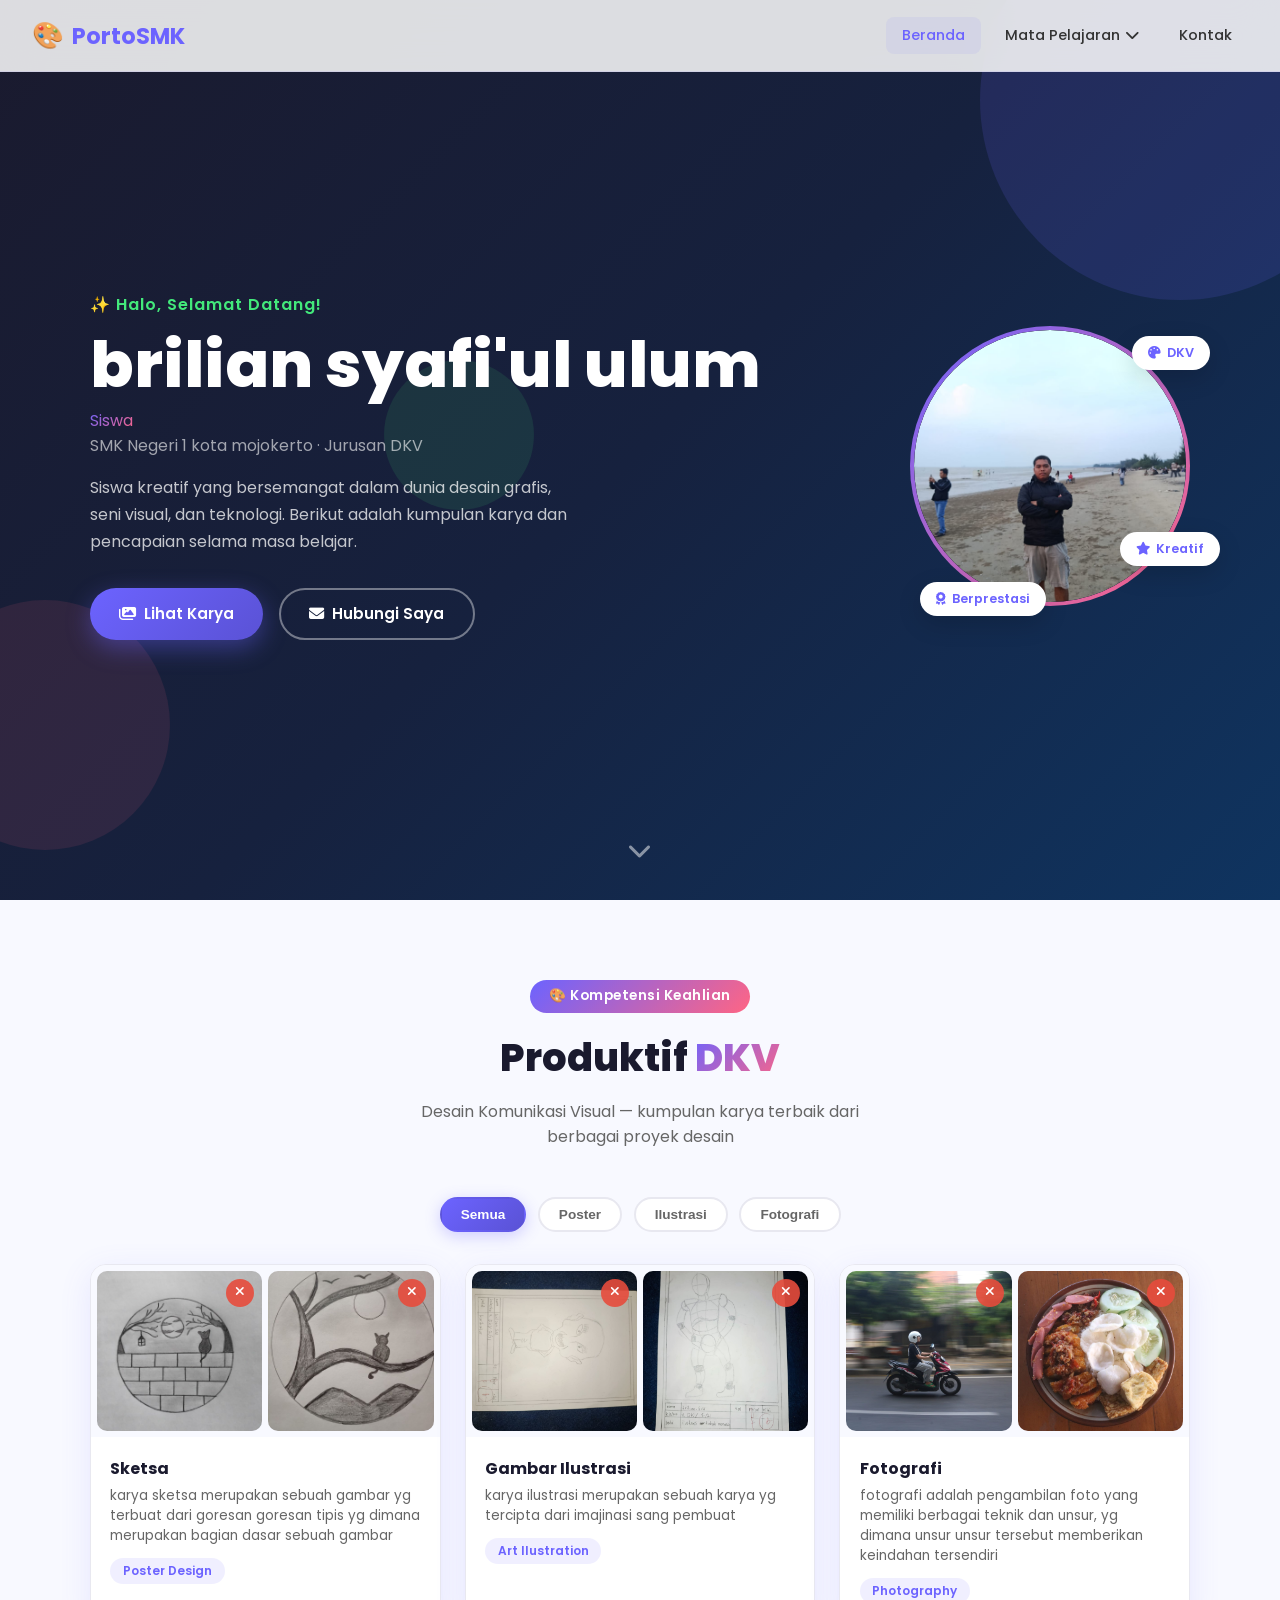
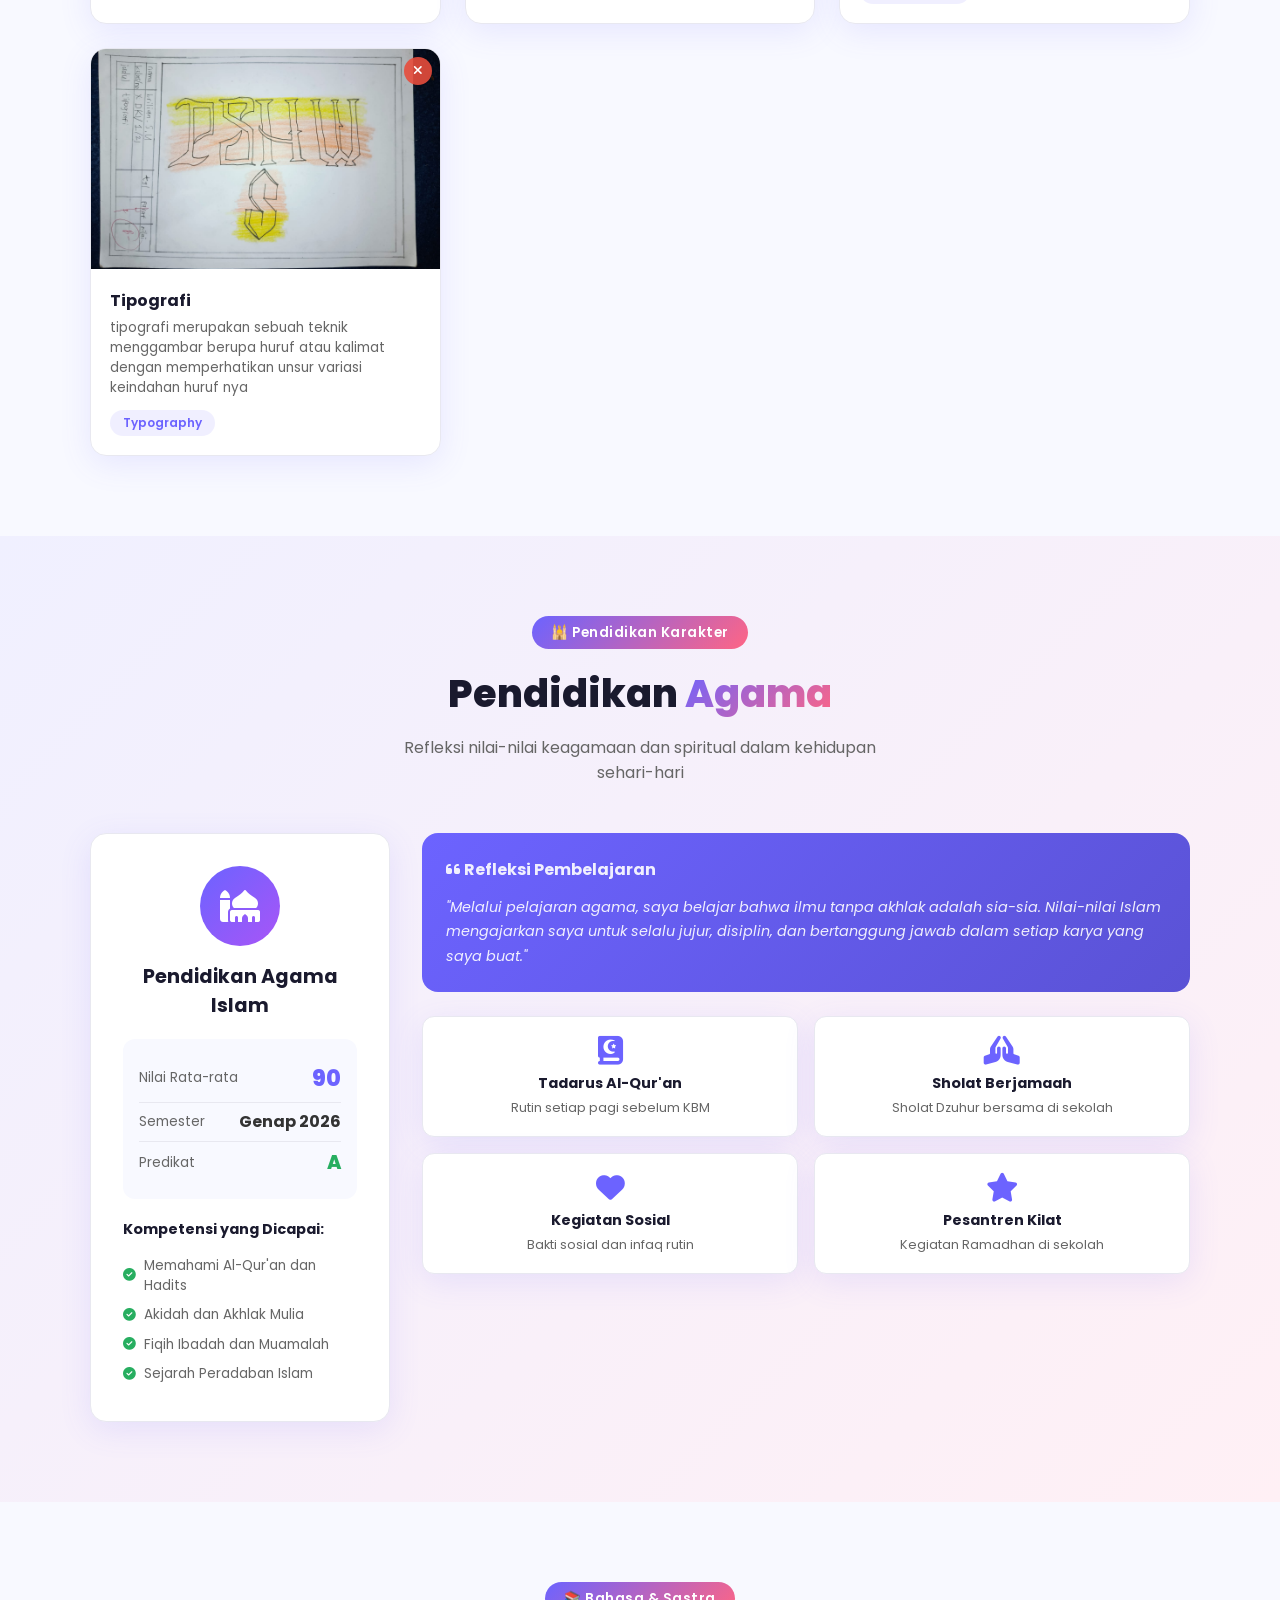
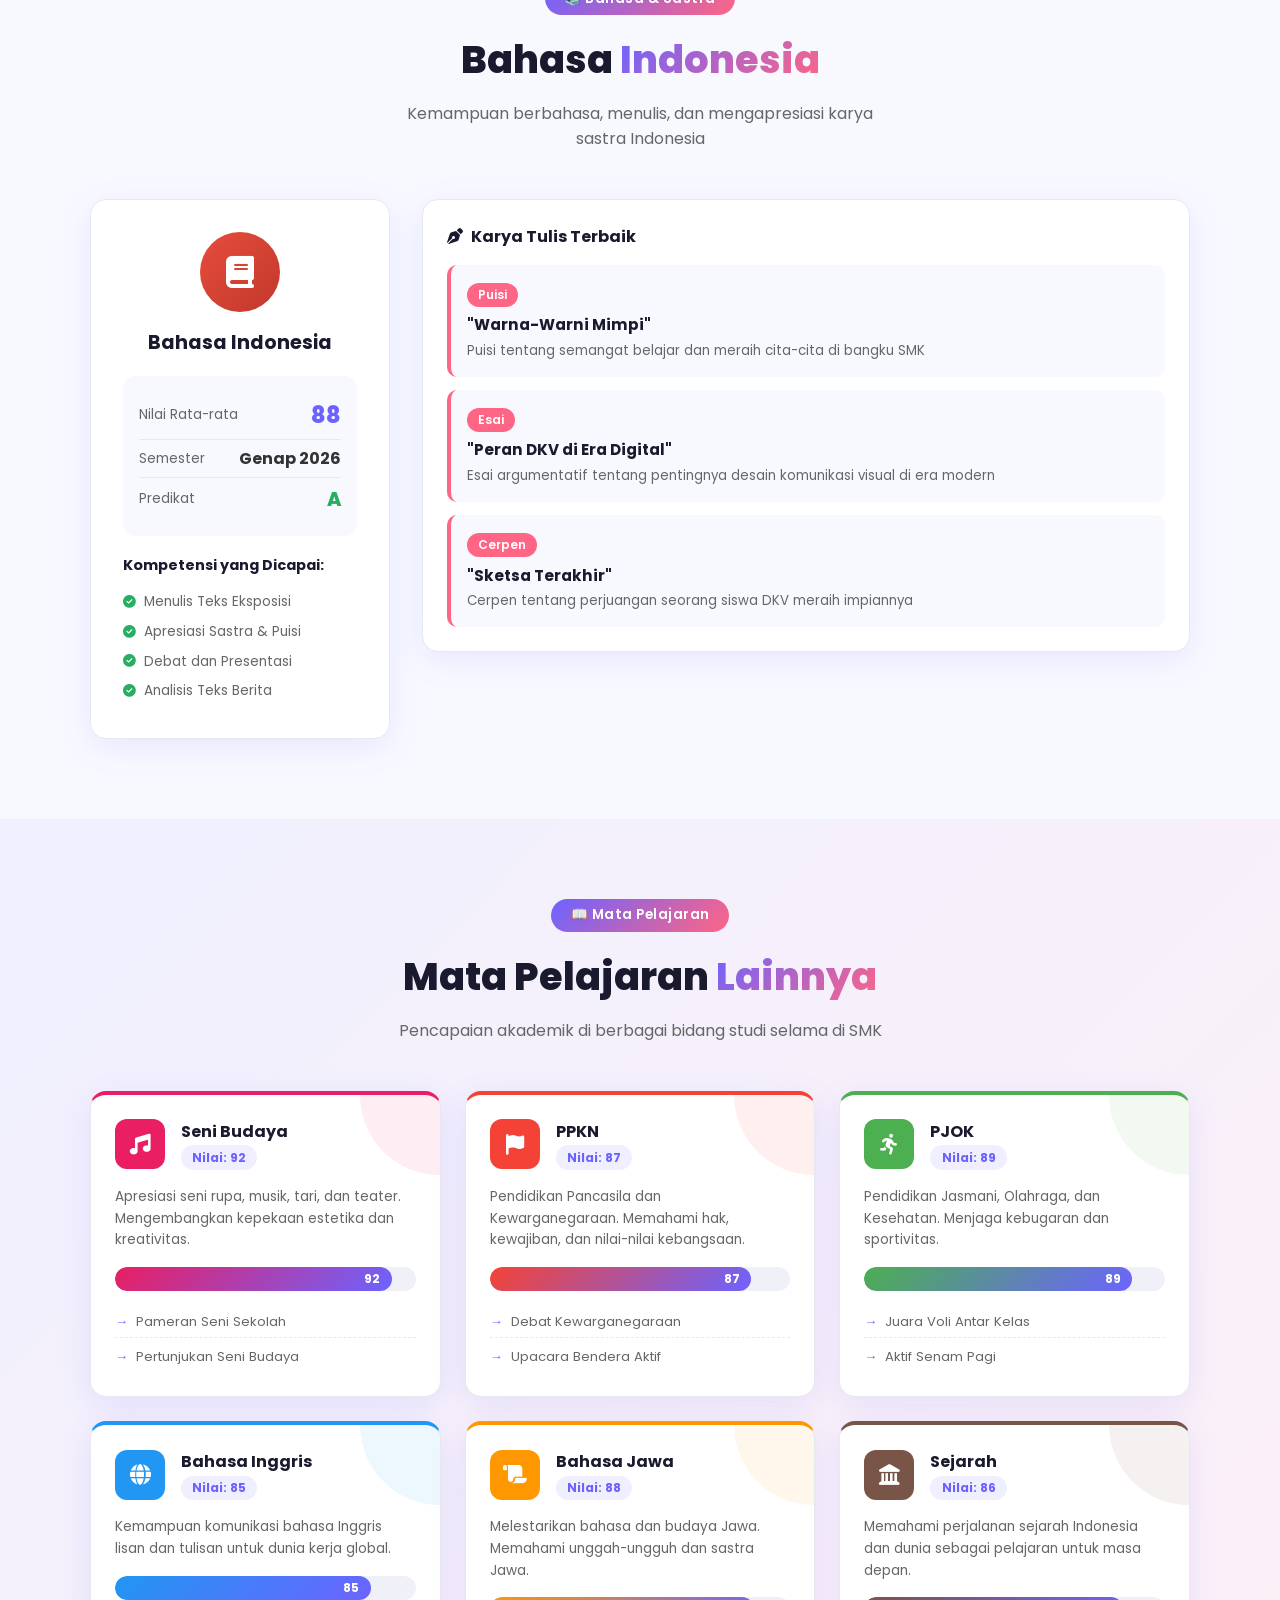
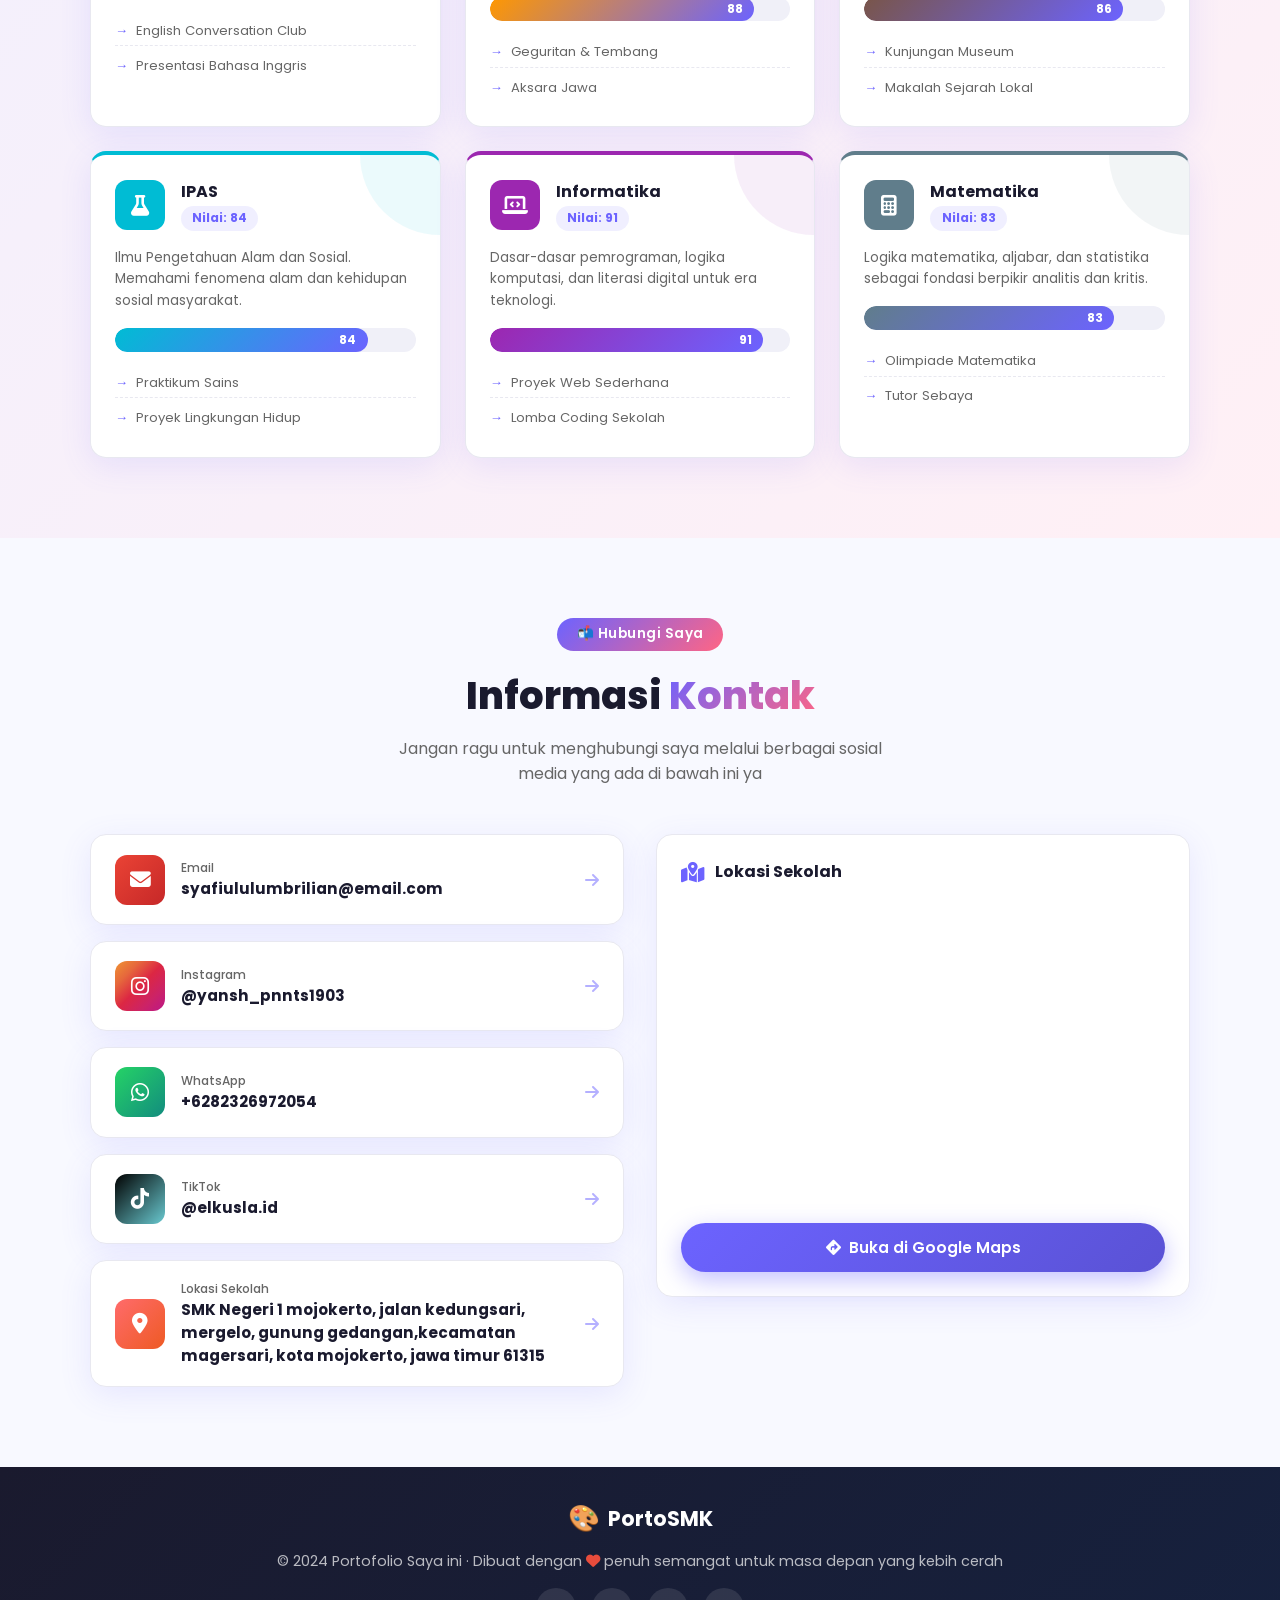
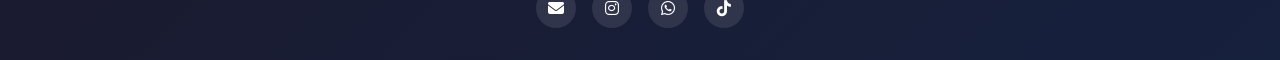
<file: index.html>
<!DOCTYPE html>
<html lang="id">
<head>
  <meta charset="UTF-8" />
  <meta name="viewport" content="width=device-width, initial-scale=1.0"/>
  <title>Portofolio Siswa SMK</title>
  <link rel="stylesheet" href="style.css" />
  <link href="https://fonts.googleapis.com/css2?family=Poppins:wght@300;400;600;700;800&display=swap" rel="stylesheet"/>
  <link rel="stylesheet" href="https://cdnjs.cloudflare.com/ajax/libs/font-awesome/6.5.0/css/all.min.css"/>
</head>
<body>

<!-- NAVBAR -->
<nav class="navbar" id="navbar">
  <div class="nav-brand">
    <span class="brand-icon">🎨</span>
    <span>Porto<strong>SMK</strong></span>
  </div>
  <ul class="nav-links" id="navLinks">
    <li><a href="#beranda" class="nav-link">Beranda</a></li>
    <li class="dropdown">
      <a href="#" class="nav-link dropdown-toggle">Mata Pelajaran <i class="fas fa-chevron-down"></i></a>
      <ul class="dropdown-menu">
        <li><a href="#dkv"><i class="fas fa-palette"></i> Produktif DKV</a></li>
        <li><a href="#agama"><i class="fas fa-mosque"></i> Agama</a></li>
        <li><a href="#bind"><i class="fas fa-book-open"></i> Bahasa Indonesia</a></li>
        <li><a href="#lainnya"><i class="fas fa-graduation-cap"></i> Lainnya</a></li>
      </ul>
    </li>
    <li><a href="#kontak" class="nav-link">Kontak</a></li>
  </ul>
  <button class="hamburger" id="hamburger"><i class="fas fa-bars"></i></button>
</nav>

<!-- HERO / BERANDA -->
<section class="hero" id="beranda">
  <div class="hero-bg-shapes">
    <div class="shape shape1"></div>
    <div class="shape shape2"></div>
    <div class="shape shape3"></div>
  </div>
  <div class="hero-content">
    <div class="hero-text">
      <p class="hero-greeting">✨ Halo, Selamat Datang!</p>
      <h1 class="hero-name">brilian syafi'ul ulum</h1> <span class="highlight">Siswa</span></h1>
      <p class="hero-school">SMK Negeri 1 kota mojokerto · Jurusan DKV</p>
      <p class="hero-desc">Siswa kreatif yang bersemangat dalam dunia desain grafis, seni visual, dan teknologi. Berikut adalah kumpulan karya dan pencapaian selama masa belajar.</p>
      <div class="hero-btns">
        <a href="#dkv" class="btn btn-primary"><i class="fas fa-images"></i> Lihat Karya</a>
        <a href="#kontak" class="btn btn-outline"><i class="fas fa-envelope"></i> Hubungi Saya</a>
      </div>
    </div>
    <div class="hero-avatar">
      <div class="avatar-ring">
        <div class="avatar-img">
          <img src="MFG (my foto gw).jpeg" alt="Foto Profil" />
        </div>
      </div>
      <div class="floating-badge badge1"><i class="fas fa-palette"></i> DKV</div>
      <div class="floating-badge badge2"><i class="fas fa-star"></i> Kreatif</div>
      <div class="floating-badge badge3"><i class="fas fa-award"></i> Berprestasi</div>
    </div>
  </div>
  <div class="scroll-down"><a href="#dkv"><i class="fas fa-chevron-down"></i></a></div>
</section>

<!-- PRODUKTIF DKV -->
<section class="section" id="dkv">
  <div class="container">
    <div class="section-header">
      <span class="section-tag">🎨 Kompetensi Keahlian</span>
      <h2>Produktif <span class="highlight">DKV</span></h2>
      <p>Desain Komunikasi Visual — kumpulan karya terbaik dari berbagai proyek desain</p>
    </div>
    <div class="dkv-categories">
      <button class="cat-btn active" data-cat="all">Semua</button>
      <button class="cat-btn" data-cat="poster">Poster</button>
      <button class="cat-btn" data-cat="ilustrasi">Ilustrasi</button>
      <button class="cat-btn" data-cat="fotografi">Fotografi</button>
    </div>
    <div class="dkv-grid" id="dkvGrid">
      <!-- Card 2 -->
      <div class="dkv-card" data-cat="poster">
        <div class="dkv-upload-group">
          <div class="dkv-upload" onclick="triggerUpload(this)">
            <input type="file" accept="image/*" class="file-input" onchange="previewImage(event, this)"/>
            <div class="upload-placeholder" style="display:none">
              <i class="fas fa-cloud-upload-alt"></i>
              <p>Klik untuk upload foto</p>
              <span>Sketsa 1</span>
            </div>
            <img class="preview-img" src="sketsa4.jpeg" alt="Karya Sketsa 1" style="display:block"/>
            <button class="remove-img" onclick="removeImage(event, this)" style="display:flex"><i class="fas fa-times"></i></button>
          </div>
          <div class="dkv-upload" onclick="triggerUpload(this)">
            <input type="file" accept="image/*" class="file-input" onchange="previewImage(event, this)"/>
            <div class="upload-placeholder" style="display:none">
              <i class="fas fa-cloud-upload-alt"></i>
              <p>Klik untuk upload foto</p>
              <span>Sketsa 2</span>
            </div>
            <img class="preview-img" src="sketsa3.jpeg" alt="Karya Sketsa 2" style="display:block"/>
            <button class="remove-img" onclick="removeImage(event, this)" style="display:flex"><i class="fas fa-times"></i></button>
          </div>
        </div>
        <div class="dkv-card-info">
          <h4>Sketsa</h4>
          <p>karya sketsa merupakan sebuah gambar yg terbuat dari goresan goresan tipis yg dimana merupakan bagian dasar sebuah gambar</p>
          <span class="dkv-tag">Poster Design</span>
        </div>
      </div>
      <!-- Card 3 -->
      <div class="dkv-card" data-cat="ilustrasi">
        <div class="dkv-upload-group">
          <div class="dkv-upload" onclick="triggerUpload(this)">
            <input type="file" accept="image/*" class="file-input" onchange="previewImage(event, this)"/>
            <div class="upload-placeholder" style="display:none">
              <i class="fas fa-cloud-upload-alt"></i>
              <p>Klik untuk upload foto</p>
              <span>Ilustrasi 1</span>
            </div>
            <img class="preview-img" src="sketsa 2.jpeg" alt="Karya Ilustrasi 1" style="display:block"/>
            <button class="remove-img" onclick="removeImage(event, this)" style="display:flex"><i class="fas fa-times"></i></button>
          </div>
          <div class="dkv-upload" onclick="triggerUpload(this)">
            <input type="file" accept="image/*" class="file-input" onchange="previewImage(event, this)"/>
            <div class="upload-placeholder" style="display:none">
              <i class="fas fa-cloud-upload-alt"></i>
              <p>Klik untuk upload foto</p>
              <span>Ilustrasi 2</span>
            </div>
            <img class="preview-img" src="sketsa.jpeg" alt="Karya Ilustrasi 2" style="display:block"/>
            <button class="remove-img" onclick="removeImage(event, this)" style="display:flex"><i class="fas fa-times"></i></button>
          </div>
        </div>
        <div class="dkv-card-info">
          <h4>Gambar Ilustrasi</h4>
          <p>karya ilustrasi merupakan sebuah karya yg tercipta dari imajinasi sang pembuat</p>
          <span class="dkv-tag">Art Ilustration</span>
        </div>
      </div>
      <!-- Card 4 -->
      <div class="dkv-card" data-cat="fotografi">
        <div class="dkv-upload-group">
          <div class="dkv-upload" onclick="triggerUpload(this)">
            <input type="file" accept="image/*" class="file-input" onchange="previewImage(event, this)"/>
            <div class="upload-placeholder" style="display:none">
              <i class="fas fa-cloud-upload-alt"></i>
              <p>Klik untuk upload foto</p>
              <span>Foto 1</span>
            </div>
            <img class="preview-img" src="panning.jpeg" alt="Foto Panning Motor" style="display:block"/>
            <button class="remove-img" onclick="removeImage(event, this)" style="display:flex"><i class="fas fa-times"></i></button>
          </div>
          <div class="dkv-upload" onclick="triggerUpload(this)">
            <input type="file" accept="image/*" class="file-input" onchange="previewImage(event, this)"/>
            <div class="upload-placeholder" style="display:none">
              <i class="fas fa-cloud-upload-alt"></i>
              <p>Klik untuk upload foto</p>
              <span>Foto 2</span>
            </div>
            <img class="preview-img" src="foodie.jpeg" alt="Foto Makanan" style="display:block"/>
            <button class="remove-img" onclick="removeImage(event, this)" style="display:flex"><i class="fas fa-times"></i></button>
          </div>
        </div>
        <div class="dkv-card-info">
          <h4>Fotografi</h4>
          <p>fotografi adalah pengambilan foto yang memiliki berbagai teknik dan unsur, yg dimana unsur unsur tersebut memberikan keindahan tersendiri</p>
          <span class="dkv-tag">Photography</span>
        </div>
      </div>
      <!-- Card 5 -->
      <div class="dkv-card" data-cat="ilustrasi">
        <div class="dkv-upload" onclick="triggerUpload(this)">
          <input type="file" accept="image/*" class="file-input" onchange="previewImage(event, this)"/>
          <div class="upload-placeholder" style="display:none">
            <i class="fas fa-cloud-upload-alt"></i>
            <p>Klik untuk upload foto</p>
            <span>Tipografi</span>
          </div>
          <img class="preview-img" src="tipografi.jpeg" alt="Karya Tipografi" style="display:block"/>
          <button class="remove-img" onclick="removeImage(event, this)" style="display:flex"><i class="fas fa-times"></i></button>
        </div>
        <div class="dkv-card-info">
          <h4>Tipografi</h4>
          <p>tipografi merupakan sebuah teknik menggambar berupa huruf atau kalimat dengan memperhatikan unsur variasi keindahan huruf nya</p>
          <span class="dkv-tag">Typography</span>
        </div>
      </div>
    </div>
  </div>
</section>

<!-- AGAMA -->
<section class="section section-alt" id="agama">
  <div class="container">
    <div class="section-header">
      <span class="section-tag">🕌 Pendidikan Karakter</span>
      <h2>Pendidikan <span class="highlight">Agama</span></h2>
      <p>Refleksi nilai-nilai keagamaan dan spiritual dalam kehidupan sehari-hari</p>
    </div>
    <div class="mapel-layout">
      <div class="mapel-info-card">
        <div class="mapel-icon-big"><i class="fas fa-mosque"></i></div>
        <h3>Pendidikan Agama Islam</h3>
        <div class="nilai-box">
          <div class="nilai-item"><span>Nilai Rata-rata</span><strong class="nilai-score">90</strong></div>
          <div class="nilai-item"><span>Semester</span><strong>Genap 2026</strong></div>
          <div class="nilai-item"><span>Predikat</span><strong class="predikat-a">A</strong></div>
        </div>
        <div class="kompetensi-list">
          <h4>Kompetensi yang Dicapai:</h4>
          <ul>
            <li><i class="fas fa-check-circle"></i> Memahami Al-Qur'an dan Hadits</li>
            <li><i class="fas fa-check-circle"></i> Akidah dan Akhlak Mulia</li>
            <li><i class="fas fa-check-circle"></i> Fiqih Ibadah dan Muamalah</li>
            <li><i class="fas fa-check-circle"></i> Sejarah Peradaban Islam</li>
          </ul>
        </div>
      </div>
      <div class="mapel-content-area">
        <div class="refleksi-card">
          <h4><i class="fas fa-quote-left"></i> Refleksi Pembelajaran</h4>
          <p>"Melalui pelajaran agama, saya belajar bahwa ilmu tanpa akhlak adalah sia-sia. Nilai-nilai Islam mengajarkan saya untuk selalu jujur, disiplin, dan bertanggung jawab dalam setiap karya yang saya buat."</p>
        </div>
        <div class="kegiatan-grid">
          <div class="kegiatan-item">
            <i class="fas fa-book-quran"></i>
            <h5>Tadarus Al-Qur'an</h5>
            <p>Rutin setiap pagi sebelum KBM</p>
          </div>
          <div class="kegiatan-item">
            <i class="fas fa-hands-praying"></i>
            <h5>Sholat Berjamaah</h5>
            <p>Sholat Dzuhur bersama di sekolah</p>
          </div>
          <div class="kegiatan-item">
            <i class="fas fa-heart"></i>
            <h5>Kegiatan Sosial</h5>
            <p>Bakti sosial dan infaq rutin</p>
          </div>
          <div class="kegiatan-item">
            <i class="fas fa-star"></i>
            <h5>Pesantren Kilat</h5>
            <p>Kegiatan Ramadhan di sekolah</p>
          </div>
        </div>
      </div>
    </div>
  </div>
</section>

<!-- BAHASA INDONESIA -->
<section class="section" id="bind">
  <div class="container">
    <div class="section-header">
      <span class="section-tag">📚 Bahasa & Sastra</span>
      <h2>Bahasa <span class="highlight">Indonesia</span></h2>
      <p>Kemampuan berbahasa, menulis, dan mengapresiasi karya sastra Indonesia</p>
    </div>
    <div class="mapel-layout">
      <div class="mapel-info-card">
        <div class="mapel-icon-big" style="background: linear-gradient(135deg,#e74c3c,#c0392b)"><i class="fas fa-book"></i></div>
        <h3>Bahasa Indonesia</h3>
        <div class="nilai-box">
          <div class="nilai-item"><span>Nilai Rata-rata</span><strong class="nilai-score">88</strong></div>
          <div class="nilai-item"><span>Semester</span><strong>Genap 2026</strong></div>
          <div class="nilai-item"><span>Predikat</span><strong class="predikat-a">A</strong></div>
        </div>
        <div class="kompetensi-list">
          <h4>Kompetensi yang Dicapai:</h4>
          <ul>
            <li><i class="fas fa-check-circle"></i> Menulis Teks Eksposisi</li>
            <li><i class="fas fa-check-circle"></i> Apresiasi Sastra & Puisi</li>
            <li><i class="fas fa-check-circle"></i> Debat dan Presentasi</li>
            <li><i class="fas fa-check-circle"></i> Analisis Teks Berita</li>
          </ul>
        </div>
      </div>
      <div class="mapel-content-area">
        <div class="karya-tulis">
          <h4><i class="fas fa-pen-nib"></i> Karya Tulis Terbaik</h4>
          <div class="karya-item">
            <span class="karya-type">Puisi</span>
            <h5>"Warna-Warni Mimpi"</h5>
            <p>Puisi tentang semangat belajar dan meraih cita-cita di bangku SMK</p>
          </div>
          <div class="karya-item">
            <span class="karya-type">Esai</span>
            <h5>"Peran DKV di Era Digital"</h5>
            <p>Esai argumentatif tentang pentingnya desain komunikasi visual di era modern</p>
          </div>
          <div class="karya-item">
            <span class="karya-type">Cerpen</span>
            <h5>"Sketsa Terakhir"</h5>
            <p>Cerpen tentang perjuangan seorang siswa DKV meraih impiannya</p>
          </div>
        </div>
      </div>
    </div>
  </div>
</section>

<!-- MATA PELAJARAN LAINNYA -->
<section class="section section-alt" id="lainnya">
  <div class="container">
    <div class="section-header">
      <span class="section-tag">📖 Mata Pelajaran</span>
      <h2>Mata Pelajaran <span class="highlight">Lainnya</span></h2>
      <p>Pencapaian akademik di berbagai bidang studi selama di SMK</p>
    </div>
    <div class="mapel-grid">

      <!-- Seni Budaya -->
      <div class="mapel-card" style="--accent:#e91e63">
        <div class="mapel-card-header">
          <div class="mapel-card-icon"><i class="fas fa-music"></i></div>
          <div>
            <h4>Seni Budaya</h4>
            <span class="mapel-badge">Nilai: 92</span>
          </div>
        </div>
        <p>Apresiasi seni rupa, musik, tari, dan teater. Mengembangkan kepekaan estetika dan kreativitas.</p>
        <div class="progress-bar"><div class="progress-fill" style="width:92%">92</div></div>
        <ul class="mapel-list">
          <li>Pameran Seni Sekolah</li>
          <li>Pertunjukan Seni Budaya</li>
        </ul>
      </div>

      <!-- PPKN -->
      <div class="mapel-card" style="--accent:#f44336">
        <div class="mapel-card-header">
          <div class="mapel-card-icon"><i class="fas fa-flag"></i></div>
          <div>
            <h4>PPKN</h4>
            <span class="mapel-badge">Nilai: 87</span>
          </div>
        </div>
        <p>Pendidikan Pancasila dan Kewarganegaraan. Memahami hak, kewajiban, dan nilai-nilai kebangsaan.</p>
        <div class="progress-bar"><div class="progress-fill" style="width:87%">87</div></div>
        <ul class="mapel-list">
          <li>Debat Kewarganegaraan</li>
          <li>Upacara Bendera Aktif</li>
        </ul>
      </div>

      <!-- PJOK -->
      <div class="mapel-card" style="--accent:#4caf50">
        <div class="mapel-card-header">
          <div class="mapel-card-icon"><i class="fas fa-running"></i></div>
          <div>
            <h4>PJOK</h4>
            <span class="mapel-badge">Nilai: 89</span>
          </div>
        </div>
        <p>Pendidikan Jasmani, Olahraga, dan Kesehatan. Menjaga kebugaran dan sportivitas.</p>
        <div class="progress-bar"><div class="progress-fill" style="width:89%">89</div></div>
        <ul class="mapel-list">
          <li>Juara Voli Antar Kelas</li>
          <li>Aktif Senam Pagi</li>
        </ul>
      </div>

      <!-- Bahasa Inggris -->
      <div class="mapel-card" style="--accent:#2196f3">
        <div class="mapel-card-header">
          <div class="mapel-card-icon"><i class="fas fa-globe"></i></div>
          <div>
            <h4>Bahasa Inggris</h4>
            <span class="mapel-badge">Nilai: 85</span>
          </div>
        </div>
        <p>Kemampuan komunikasi bahasa Inggris lisan dan tulisan untuk dunia kerja global.</p>
        <div class="progress-bar"><div class="progress-fill" style="width:85%">85</div></div>
        <ul class="mapel-list">
          <li>English Conversation Club</li>
          <li>Presentasi Bahasa Inggris</li>
        </ul>
      </div>

      <!-- Bahasa Jawa -->
      <div class="mapel-card" style="--accent:#ff9800">
        <div class="mapel-card-header">
          <div class="mapel-card-icon"><i class="fas fa-scroll"></i></div>
          <div>
            <h4>Bahasa Jawa</h4>
            <span class="mapel-badge">Nilai: 88</span>
          </div>
        </div>
        <p>Melestarikan bahasa dan budaya Jawa. Memahami unggah-ungguh dan sastra Jawa.</p>
        <div class="progress-bar"><div class="progress-fill" style="width:88%">88</div></div>
        <ul class="mapel-list">
          <li>Geguritan & Tembang</li>
          <li>Aksara Jawa</li>
        </ul>
      </div>

      <!-- Sejarah -->
      <div class="mapel-card" style="--accent:#795548">
        <div class="mapel-card-header">
          <div class="mapel-card-icon"><i class="fas fa-landmark"></i></div>
          <div>
            <h4>Sejarah</h4>
            <span class="mapel-badge">Nilai: 86</span>
          </div>
        </div>
        <p>Memahami perjalanan sejarah Indonesia dan dunia sebagai pelajaran untuk masa depan.</p>
        <div class="progress-bar"><div class="progress-fill" style="width:86%">86</div></div>
        <ul class="mapel-list">
          <li>Kunjungan Museum</li>
          <li>Makalah Sejarah Lokal</li>
        </ul>
      </div>

      <!-- IPAS -->
      <div class="mapel-card" style="--accent:#00bcd4">
        <div class="mapel-card-header">
          <div class="mapel-card-icon"><i class="fas fa-flask"></i></div>
          <div>
            <h4>IPAS</h4>
            <span class="mapel-badge">Nilai: 84</span>
          </div>
        </div>
        <p>Ilmu Pengetahuan Alam dan Sosial. Memahami fenomena alam dan kehidupan sosial masyarakat.</p>
        <div class="progress-bar"><div class="progress-fill" style="width:84%">84</div></div>
        <ul class="mapel-list">
          <li>Praktikum Sains</li>
          <li>Proyek Lingkungan Hidup</li>
        </ul>
      </div>

      <!-- Informatika -->
      <div class="mapel-card" style="--accent:#9c27b0">
        <div class="mapel-card-header">
          <div class="mapel-card-icon"><i class="fas fa-laptop-code"></i></div>
          <div>
            <h4>Informatika</h4>
            <span class="mapel-badge">Nilai: 91</span>
          </div>
        </div>
        <p>Dasar-dasar pemrograman, logika komputasi, dan literasi digital untuk era teknologi.</p>
        <div class="progress-bar"><div class="progress-fill" style="width:91%">91</div></div>
        <ul class="mapel-list">
          <li>Proyek Web Sederhana</li>
          <li>Lomba Coding Sekolah</li>
        </ul>
      </div>

      <!-- Matematika -->
      <div class="mapel-card" style="--accent:#607d8b">
        <div class="mapel-card-header">
          <div class="mapel-card-icon"><i class="fas fa-calculator"></i></div>
          <div>
            <h4>Matematika</h4>
            <span class="mapel-badge">Nilai: 83</span>
          </div>
        </div>
        <p>Logika matematika, aljabar, dan statistika sebagai fondasi berpikir analitis dan kritis.</p>
        <div class="progress-bar"><div class="progress-fill" style="width:83%">83</div></div>
        <ul class="mapel-list">
          <li>Olimpiade Matematika</li>
          <li>Tutor Sebaya</li>
        </ul>
      </div>

    </div>
  </div>
</section>

<!-- KONTAK -->
<section class="section" id="kontak">
  <div class="container">
    <div class="section-header">
      <span class="section-tag">📬 Hubungi Saya</span>
      <h2>Informasi <span class="highlight">Kontak</span></h2>
      <p>Jangan ragu untuk menghubungi saya melalui berbagai sosial media yang ada di bawah ini ya</p>
    </div>
    <div class="kontak-layout">
      <div class="kontak-cards">

        <a href="mailto:syafiululumbrilian@email.com" class="kontak-card email">
          <div class="kontak-icon"><i class="fas fa-envelope"></i></div>
          <div class="kontak-info">
            <span class="kontak-label">Email</span>
            <span class="kontak-value">syafiululumbrilian@email.com</span>
          </div>
          <i class="fas fa-arrow-right kontak-arrow"></i>
        </a>

        <a href="https://instagram.com/yansh_pnnts1903" target="_blank" class="kontak-card instagram">
          <div class="kontak-icon"><i class="fab fa-instagram"></i></div>
          <div class="kontak-info">
            <span class="kontak-label">Instagram</span>
            <span class="kontak-value">@yansh_pnnts1903</span>
          </div>
          <i class="fas fa-arrow-right kontak-arrow"></i>
        </a>

        <a href="https://wa.me/6282326972054" target="_blank" class="kontak-card whatsapp">
          <div class="kontak-icon"><i class="fab fa-whatsapp"></i></div>
          <div class="kontak-info">
            <span class="kontak-label">WhatsApp</span>
            <span class="kontak-value">+6282326972054</span>
          </div>
          <i class="fas fa-arrow-right kontak-arrow"></i>
        </a>

        <a href="https://tiktok.com/@elkusla.id" target="_blank" class="kontak-card tiktok">
          <div class="kontak-icon"><i class="fab fa-tiktok"></i></div>
          <div class="kontak-info">
            <span class="kontak-label">TikTok</span>
            <span class="kontak-value">@elkusla.id</span>
          </div>
          <i class="fas fa-arrow-right kontak-arrow"></i>
        </a>

        <div class="kontak-card lokasi">
          <div class="kontak-icon"><i class="fas fa-map-marker-alt"></i></div>
          <div class="kontak-info">
            <span class="kontak-label">Lokasi Sekolah</span>
            <span class="kontak-value">SMK Negeri 1 mojokerto, jalan kedungsari, mergelo, gunung gedangan,kecamatan magersari, kota mojokerto, jawa timur 61315</span>
          </div>
          <i class="fas fa-arrow-right kontak-arrow"></i>
        </div>

      </div>

      <div class="kontak-map">
        <div class="map-header">
          <i class="fas fa-map-marked-alt"></i>
          <h4>Lokasi Sekolah</h4>
        </div>
        <div class="map-container">
          <iframe
            src="https://www.google.com/maps/embed?pb=!1m18!1m12!1m3!1d3953.0!2d110.3!3d-7.8!2m3!1f0!2f0!3f0!3m2!1i1024!2i768!4f13.1!3m3!1m2!1s0x0%3A0x0!2zN8KwNDgnMDAuMCJTIDExMMKwMTgnMDAuMCJF!5e0!3m2!1sid!2sid!4v1234567890"
            width="100%" height="300" style="border:0;border-radius:16px;" allowfullscreen=""
            loading="lazy" referrerpolicy="no-referrer-when-downgrade">
          </iframe>
        </div>
        <a href="https://maps.app.goo.gl/okV3DWh8LMW5qMkS7" target="_blank" class="btn btn-primary map-btn">
          <i class="fas fa-directions"></i> Buka di Google Maps
        </a>
      </div>
    </div>
  </div>
</section>

<!-- FOOTER -->
<footer class="footer">
  <div class="footer-content">
    <div class="footer-brand">
      <span class="brand-icon">🎨</span>
      <span>Porto<strong>SMK</strong></span>
    </div>
    <p>© 2024 Portofolio Saya ini · Dibuat dengan <i class="fas fa-heart" style="color:#e74c3c"></i> penuh semangat untuk masa depan yang kebih cerah</p>
    <div class="footer-socials">
      <a href="mailto:syafiululumbrilian@email.com"><i class="fas fa-envelope"></i></a>
      <a href="https://instagram.com/yansh_pnnts1903" target="_blank"><i class="fab fa-instagram"></i></a>
      <a href="https://wa.me/6282326972054" target="_blank"><i class="fab fa-whatsapp"></i></a>
      <a href="https://tiktok.com/@elkusla.id" target="_blank"><i class="fab fa-tiktok"></i></a>
    </div>
  </div>
</footer>

<!-- BACK TO TOP -->
<button class="back-to-top" id="backToTop"><i class="fas fa-chevron-up"></i></button>

<script src="script.js"></script>
</body>
</html>
</file>
<file: style.css>
/* ===== RESET & BASE ===== */
*, *::before, *::after { margin:0; padding:0; box-sizing:border-box; }
:root {
  --primary: #6c63ff;
  --primary-dark: #5a52d5;
  --secondary: #ff6584;
  --accent: #43e97b;
  --dark: #1a1a2e;
  --dark2: #16213e;
  --card-bg: #ffffff;
  --text: #333;
  --text-light: #666;
  --border: #e8e8f0;
  --shadow: 0 8px 32px rgba(108,99,255,0.12);
  --radius: 16px;
  --transition: all 0.3s cubic-bezier(0.4,0,0.2,1);
}
html { scroll-behavior: smooth; }
body { font-family:'Poppins',sans-serif; color:var(--text); background:#f8f9ff; overflow-x:hidden; }
a { text-decoration:none; color:inherit; }
ul { list-style:none; }
img { max-width:100%; }

/* ===== SCROLLBAR ===== */
::-webkit-scrollbar { width:6px; }
::-webkit-scrollbar-track { background:#f1f1f1; }
::-webkit-scrollbar-thumb { background:var(--primary); border-radius:3px; }

/* ===== NAVBAR ===== */
.navbar {
  position:fixed; top:0; left:0; right:0; z-index:1000;
  display:flex; align-items:center; justify-content:space-between;
  padding:1rem 2rem;
  background:rgba(255,255,255,0.85);
  backdrop-filter:blur(20px);
  border-bottom:1px solid rgba(108,99,255,0.1);
  transition:var(--transition);
}
.navbar.scrolled { box-shadow:0 4px 20px rgba(108,99,255,0.15); }
.nav-brand { display:flex; align-items:center; gap:0.5rem; font-size:1.4rem; font-weight:700; color:var(--primary); }
.brand-icon { font-size:1.6rem; }
.nav-links { display:flex; align-items:center; gap:0.5rem; }
.nav-link {
  padding:0.5rem 1rem; border-radius:8px; font-weight:500; font-size:0.9rem;
  color:var(--text); transition:var(--transition); display:flex; align-items:center; gap:0.3rem;
}
.nav-link:hover, .nav-link.active { color:var(--primary); background:rgba(108,99,255,0.08); }
.dropdown { position:relative; }
.dropdown-menu {
  position:absolute; top:calc(100% + 8px); left:0;
  background:#fff; border-radius:12px; padding:0.5rem;
  box-shadow:0 16px 40px rgba(0,0,0,0.12);
  min-width:200px; opacity:0; visibility:hidden;
  transform:translateY(-10px); transition:var(--transition);
  border:1px solid var(--border);
}
.dropdown:hover .dropdown-menu { opacity:1; visibility:visible; transform:translateY(0); }
.dropdown-menu li a {
  display:flex; align-items:center; gap:0.7rem;
  padding:0.6rem 1rem; border-radius:8px; font-size:0.88rem;
  color:var(--text); transition:var(--transition);
}
.dropdown-menu li a:hover { background:rgba(108,99,255,0.08); color:var(--primary); }
.hamburger { display:none; background:none; border:none; font-size:1.4rem; color:var(--primary); cursor:pointer; }

/* ===== HERO ===== */
.hero {
  min-height:100vh; display:flex; align-items:center; justify-content:center;
  background:linear-gradient(135deg, #1a1a2e 0%, #16213e 50%, #0f3460 100%);
  position:relative; overflow:hidden; padding:6rem 2rem 4rem;
}
.hero-bg-shapes { position:absolute; inset:0; pointer-events:none; }
.shape {
  position:absolute; border-radius:50%;
  background:rgba(108,99,255,0.15); animation:float 6s ease-in-out infinite;
}
.shape1 { width:400px; height:400px; top:-100px; right:-100px; animation-delay:0s; }
.shape2 { width:250px; height:250px; bottom:50px; left:-80px; animation-delay:2s; background:rgba(255,101,132,0.1); }
.shape3 { width:150px; height:150px; top:40%; left:30%; animation-delay:4s; background:rgba(67,233,123,0.1); }
@keyframes float { 0%,100%{transform:translateY(0) rotate(0deg)} 50%{transform:translateY(-20px) rotate(5deg)} }

.hero-content { display:flex; align-items:center; gap:4rem; max-width:1100px; width:100%; position:relative; z-index:1; }
.hero-text { flex:1; }
.hero-greeting { color:var(--accent); font-size:1rem; font-weight:600; margin-bottom:0.8rem; letter-spacing:1px; }
.hero-name { font-size:clamp(2.5rem,5vw,4rem); font-weight:800; color:#fff; line-height:1.1; margin-bottom:0.5rem; }
.highlight { background:linear-gradient(135deg,var(--primary),var(--secondary)); -webkit-background-clip:text; -webkit-text-fill-color:transparent; background-clip:text; }
.hero-school { color:rgba(255,255,255,0.6); font-size:1rem; margin-bottom:1rem; }
.hero-desc { color:rgba(255,255,255,0.75); font-size:1rem; line-height:1.7; margin-bottom:2rem; max-width:480px; }
.hero-btns { display:flex; gap:1rem; flex-wrap:wrap; }
.btn {
  display:inline-flex; align-items:center; gap:0.5rem;
  padding:0.8rem 1.8rem; border-radius:50px; font-weight:600; font-size:0.95rem;
  transition:var(--transition); cursor:pointer; border:none;
}
.btn-primary { background:linear-gradient(135deg,var(--primary),var(--primary-dark)); color:#fff; box-shadow:0 8px 24px rgba(108,99,255,0.4); }
.btn-primary:hover { transform:translateY(-3px); box-shadow:0 12px 32px rgba(108,99,255,0.5); }
.btn-outline { background:transparent; color:#fff; border:2px solid rgba(255,255,255,0.4); }
.btn-outline:hover { background:rgba(255,255,255,0.1); border-color:#fff; transform:translateY(-3px); }

.hero-avatar { position:relative; flex-shrink:0; }
.avatar-ring {
  width:280px; height:280px; border-radius:50%;
  background:linear-gradient(135deg,var(--primary),var(--secondary));
  padding:4px; animation:spin-slow 10s linear infinite;
}
@keyframes spin-slow { from{transform:rotate(0deg)} to{transform:rotate(360deg)} }
.avatar-img {
  width:100%; height:100%; border-radius:50%;
  background:linear-gradient(135deg,#1a1a2e,#16213e);
  display:flex; align-items:center; justify-content:center;
  font-size:6rem; color:rgba(255,255,255,0.3);
  overflow:hidden;
}
.avatar-img img {
  width:100%; height:100%; object-fit:cover; border-radius:50%;
}
.floating-badge {
  position:absolute; background:#fff; border-radius:50px;
  padding:0.5rem 1rem; font-size:0.8rem; font-weight:600;
  color:var(--primary); box-shadow:0 8px 24px rgba(0,0,0,0.15);
  display:flex; align-items:center; gap:0.4rem; animation:float 3s ease-in-out infinite;
}
.badge1 { top:10px; right:-20px; animation-delay:0s; }
.badge2 { bottom:40px; right:-30px; animation-delay:1s; }
.badge3 { bottom:-10px; left:10px; animation-delay:2s; }
.scroll-down {
  position:absolute; bottom:2rem; left:50%; transform:translateX(-50%);
  color:rgba(255,255,255,0.5); font-size:1.5rem; animation:bounce 2s infinite;
}
@keyframes bounce { 0%,100%{transform:translateX(-50%) translateY(0)} 50%{transform:translateX(-50%) translateY(8px)} }

/* ===== SECTIONS ===== */
.section { padding:5rem 2rem; }
.section-alt { background:linear-gradient(135deg,#f0f0ff,#fff0f5); }
.container { max-width:1100px; margin:0 auto; }
.section-header { text-align:center; margin-bottom:3rem; }
.section-tag {
  display:inline-block; background:linear-gradient(135deg,var(--primary),var(--secondary));
  color:#fff; padding:0.4rem 1.2rem; border-radius:50px; font-size:0.85rem;
  font-weight:600; margin-bottom:1rem; letter-spacing:0.5px;
}
.section-header h2 { font-size:clamp(1.8rem,3vw,2.5rem); font-weight:800; color:var(--dark); margin-bottom:0.8rem; }
.section-header p { color:var(--text-light); font-size:1rem; max-width:500px; margin:0 auto; }

/* ===== DKV SECTION ===== */
.dkv-categories { display:flex; gap:0.7rem; flex-wrap:wrap; justify-content:center; margin-bottom:2rem; }
.cat-btn {
  padding:0.5rem 1.2rem; border-radius:50px; border:2px solid var(--border);
  background:#fff; color:var(--text-light); font-weight:600; font-size:0.85rem;
  cursor:pointer; transition:var(--transition);
}
.cat-btn:hover, .cat-btn.active {
  background:linear-gradient(135deg,var(--primary),var(--primary-dark));
  color:#fff; border-color:transparent; box-shadow:0 4px 16px rgba(108,99,255,0.3);
}
.dkv-grid { display:grid; grid-template-columns:repeat(auto-fill,minmax(300px,1fr)); gap:1.5rem; }
.dkv-card {
  background:#fff; border-radius:var(--radius); overflow:hidden;
  box-shadow:var(--shadow); transition:var(--transition);
  border:1px solid var(--border);
}
.dkv-card:hover { transform:translateY(-6px); box-shadow:0 16px 48px rgba(108,99,255,0.2); }
.dkv-upload-group {
  display:grid; grid-template-columns:1fr 1fr; gap:6px;
  background:#f8f9ff; padding:6px;
}
.dkv-upload-group .dkv-upload { height:160px; border-radius:10px; }
.dkv-upload-group .upload-placeholder i { font-size:1.6rem; }
.dkv-upload-group .upload-placeholder p { font-size:0.78rem; }
.dkv-upload-group .upload-placeholder span { font-size:0.72rem; }
.dkv-upload {
  position:relative; height:220px; cursor:pointer;
  background:linear-gradient(135deg,#f8f9ff,#f0f0ff);
  display:flex; align-items:center; justify-content:center;
  overflow:hidden; transition:var(--transition);
}
.dkv-upload:hover { background:linear-gradient(135deg,#ede9ff,#e8e0ff); }
.upload-placeholder { text-align:center; color:var(--primary); pointer-events:none; }
.upload-placeholder i { font-size:2.5rem; margin-bottom:0.5rem; opacity:0.7; }
.upload-placeholder p { font-weight:600; font-size:0.9rem; margin-bottom:0.3rem; }
.upload-placeholder span { font-size:0.8rem; color:var(--text-light); }
.file-input { position:absolute; inset:0; opacity:0; cursor:pointer; width:100%; height:100%; }
.preview-img { width:100%; height:100%; object-fit:cover; position:absolute; inset:0; }
.remove-img {
  position:absolute; top:8px; right:8px; z-index:10;
  background:rgba(231,76,60,0.9); color:#fff; border:none;
  width:28px; height:28px; border-radius:50%; cursor:pointer;
  display:flex; align-items:center; justify-content:center; font-size:0.8rem;
  transition:var(--transition);
}
.remove-img:hover { background:#e74c3c; transform:scale(1.1); }
.dkv-card-info { padding:1.2rem; }
.dkv-card-info h4 { font-weight:700; color:var(--dark); margin-bottom:0.3rem; }
.dkv-card-info p { font-size:0.85rem; color:var(--text-light); margin-bottom:0.7rem; }
.dkv-tag {
  display:inline-block; background:rgba(108,99,255,0.1); color:var(--primary);
  padding:0.25rem 0.8rem; border-radius:50px; font-size:0.75rem; font-weight:600;
}

/* ===== MAPEL LAYOUT ===== */
.mapel-layout { display:grid; grid-template-columns:300px 1fr; gap:2rem; align-items:start; }
.mapel-info-card {
  background:#fff; border-radius:var(--radius); padding:2rem;
  box-shadow:var(--shadow); border:1px solid var(--border); text-align:center;
}
.mapel-icon-big {
  width:80px; height:80px; border-radius:50%;
  background:linear-gradient(135deg,#6c63ff,#a855f7);
  display:flex; align-items:center; justify-content:center;
  font-size:2rem; color:#fff; margin:0 auto 1rem;
}
.mapel-info-card h3 { font-size:1.2rem; font-weight:700; color:var(--dark); margin-bottom:1.2rem; }
.nilai-box { background:#f8f9ff; border-radius:12px; padding:1rem; margin-bottom:1.2rem; }
.nilai-item { display:flex; justify-content:space-between; align-items:center; padding:0.4rem 0; border-bottom:1px solid var(--border); }
.nilai-item:last-child { border-bottom:none; }
.nilai-item span { font-size:0.85rem; color:var(--text-light); }
.nilai-score { font-size:1.4rem; font-weight:800; color:var(--primary); }
.predikat-a { color:#27ae60; font-size:1.2rem; font-weight:800; }
.kompetensi-list { text-align:left; }
.kompetensi-list h4 { font-size:0.9rem; font-weight:700; margin-bottom:0.7rem; color:var(--dark); }
.kompetensi-list li { display:flex; align-items:center; gap:0.5rem; font-size:0.85rem; color:var(--text-light); padding:0.3rem 0; }
.kompetensi-list li i { color:#27ae60; font-size:0.8rem; }
.mapel-content-area { display:flex; flex-direction:column; gap:1.5rem; }
.refleksi-card {
  background:linear-gradient(135deg,var(--primary),var(--primary-dark));
  color:#fff; border-radius:var(--radius); padding:1.5rem;
}
.refleksi-card h4 { font-size:1rem; margin-bottom:0.8rem; opacity:0.9; }
.refleksi-card p { font-size:0.9rem; line-height:1.7; opacity:0.9; font-style:italic; }
.kegiatan-grid { display:grid; grid-template-columns:1fr 1fr; gap:1rem; }
.kegiatan-item {
  background:#fff; border-radius:12px; padding:1.2rem; text-align:center;
  box-shadow:var(--shadow); border:1px solid var(--border); transition:var(--transition);
}
.kegiatan-item:hover { transform:translateY(-4px); }
.kegiatan-item i { font-size:1.8rem; color:var(--primary); margin-bottom:0.5rem; }
.kegiatan-item h5 { font-size:0.9rem; font-weight:700; color:var(--dark); margin-bottom:0.3rem; }
.kegiatan-item p { font-size:0.8rem; color:var(--text-light); }
.karya-tulis { background:#fff; border-radius:var(--radius); padding:1.5rem; box-shadow:var(--shadow); border:1px solid var(--border); }
.karya-tulis h4 { font-size:1rem; font-weight:700; color:var(--dark); margin-bottom:1rem; display:flex; align-items:center; gap:0.5rem; }
.karya-item { padding:1rem; border-radius:10px; background:#f8f9ff; margin-bottom:0.8rem; border-left:4px solid var(--secondary); }
.karya-item:last-child { margin-bottom:0; }
.karya-type { display:inline-block; background:var(--secondary); color:#fff; padding:0.2rem 0.7rem; border-radius:50px; font-size:0.75rem; font-weight:600; margin-bottom:0.4rem; }
.karya-item h5 { font-size:0.95rem; font-weight:700; color:var(--dark); margin-bottom:0.3rem; }
.karya-item p { font-size:0.83rem; color:var(--text-light); }

/* ===== MAPEL GRID (LAINNYA) ===== */
.mapel-grid { display:grid; grid-template-columns:repeat(auto-fill,minmax(280px,1fr)); gap:1.5rem; }
.mapel-card {
  background:#fff; border-radius:var(--radius); padding:1.5rem;
  box-shadow:var(--shadow); border:1px solid var(--border);
  border-top:4px solid var(--accent); transition:var(--transition);
  position:relative; overflow:hidden;
}
.mapel-card::before {
  content:''; position:absolute; top:0; right:0;
  width:80px; height:80px; border-radius:0 0 0 80px;
  background:var(--accent); opacity:0.08;
}
.mapel-card:hover { transform:translateY(-6px); box-shadow:0 16px 48px rgba(0,0,0,0.12); }
.mapel-card-header { display:flex; align-items:center; gap:1rem; margin-bottom:1rem; }
.mapel-card-icon {
  width:50px; height:50px; border-radius:12px;
  background:var(--accent); display:flex; align-items:center; justify-content:center;
  font-size:1.3rem; color:#fff; flex-shrink:0;
}
.mapel-card-header h4 { font-size:1rem; font-weight:700; color:var(--dark); }
.mapel-badge {
  display:inline-block; background:rgba(108,99,255,0.1); color:var(--primary);
  padding:0.2rem 0.7rem; border-radius:50px; font-size:0.75rem; font-weight:700;
}
.mapel-card > p { font-size:0.85rem; color:var(--text-light); line-height:1.6; margin-bottom:1rem; }
.progress-bar {
  background:#f0f0f8; border-radius:50px; height:24px; overflow:hidden; margin-bottom:1rem;
}
.progress-fill {
  height:100%; border-radius:50px; display:flex; align-items:center; justify-content:flex-end;
  padding-right:0.7rem; font-size:0.75rem; font-weight:700; color:#fff;
  background:linear-gradient(135deg,var(--accent),var(--primary));
  transition:width 1.5s cubic-bezier(0.4,0,0.2,1);
}
.mapel-list { display:flex; flex-direction:column; gap:0.3rem; }
.mapel-list li {
  font-size:0.82rem; color:var(--text-light); padding:0.3rem 0;
  border-bottom:1px dashed var(--border); display:flex; align-items:center; gap:0.5rem;
}
.mapel-list li::before { content:'→'; color:var(--primary); font-weight:700; }
.mapel-list li:last-child { border-bottom:none; }

/* ===== KONTAK ===== */
.kontak-layout { display:grid; grid-template-columns:1fr 1fr; gap:2rem; align-items:start; }
.kontak-cards { display:flex; flex-direction:column; gap:1rem; }
.kontak-card {
  display:flex; align-items:center; gap:1rem;
  background:#fff; border-radius:var(--radius); padding:1.2rem 1.5rem;
  box-shadow:var(--shadow); border:1px solid var(--border);
  transition:var(--transition); cursor:pointer;
}
.kontak-card:hover { transform:translateX(6px); box-shadow:0 8px 32px rgba(108,99,255,0.2); }
.kontak-icon {
  width:50px; height:50px; border-radius:12px;
  display:flex; align-items:center; justify-content:center;
  font-size:1.3rem; color:#fff; flex-shrink:0;
}
.email .kontak-icon { background:linear-gradient(135deg,#ea4335,#c62828); }
.instagram .kontak-icon { background:linear-gradient(135deg,#f09433,#e6683c,#dc2743,#cc2366,#bc1888); }
.whatsapp .kontak-icon { background:linear-gradient(135deg,#25d366,#128c7e); }
.tiktok .kontak-icon { background:linear-gradient(135deg,#010101,#69c9d0); }
.lokasi .kontak-icon { background:linear-gradient(135deg,#ff6b6b,#ee5a24); }
.kontak-info { flex:1; }
.kontak-label { display:block; font-size:0.75rem; color:var(--text-light); font-weight:500; }
.kontak-value { display:block; font-size:0.95rem; font-weight:700; color:var(--dark); }
.kontak-arrow { color:var(--primary); opacity:0.5; transition:var(--transition); }
.kontak-card:hover .kontak-arrow { opacity:1; transform:translateX(4px); }
.kontak-map { background:#fff; border-radius:var(--radius); padding:1.5rem; box-shadow:var(--shadow); border:1px solid var(--border); }
.map-header { display:flex; align-items:center; gap:0.7rem; margin-bottom:1rem; }
.map-header i { font-size:1.3rem; color:var(--primary); }
.map-header h4 { font-weight:700; color:var(--dark); }
.map-container { margin-bottom:1rem; border-radius:12px; overflow:hidden; }
.map-btn { width:100%; justify-content:center; }

/* ===== FOOTER ===== */
.footer {
  background:linear-gradient(135deg,var(--dark),var(--dark2));
  color:rgba(255,255,255,0.7); padding:2rem;
}
.footer-content { max-width:1100px; margin:0 auto; text-align:center; }
.footer-brand { display:flex; align-items:center; justify-content:center; gap:0.5rem; font-size:1.3rem; font-weight:700; color:#fff; margin-bottom:0.8rem; }
.footer-content p { font-size:0.9rem; margin-bottom:1rem; }
.footer-socials { display:flex; justify-content:center; gap:1rem; }
.footer-socials a {
  width:40px; height:40px; border-radius:50%;
  background:rgba(255,255,255,0.1); display:flex; align-items:center; justify-content:center;
  color:#fff; font-size:1rem; transition:var(--transition);
}
.footer-socials a:hover { background:var(--primary); transform:translateY(-3px); }

/* ===== BACK TO TOP ===== */
.back-to-top {
  position:fixed; bottom:2rem; right:2rem; z-index:999;
  width:48px; height:48px; border-radius:50%;
  background:linear-gradient(135deg,var(--primary),var(--primary-dark));
  color:#fff; border:none; font-size:1rem; cursor:pointer;
  box-shadow:0 8px 24px rgba(108,99,255,0.4);
  display:flex; align-items:center; justify-content:center;
  opacity:0; visibility:hidden; transition:var(--transition);
}
.back-to-top.show { opacity:1; visibility:visible; }
.back-to-top:hover { transform:translateY(-4px); }

/* ===== RESPONSIVE ===== */
@media (max-width: 900px) {
  .hero-content { flex-direction:column; text-align:center; gap:2rem; }
  .hero-btns { justify-content:center; }
  .hero-desc { margin:0 auto 2rem; }
  .avatar-ring { width:200px; height:200px; }
  .mapel-layout { grid-template-columns:1fr; }
  .kontak-layout { grid-template-columns:1fr; }
}
@media (max-width: 768px) {
  .nav-links { display:none; flex-direction:column; position:absolute; top:100%; left:0; right:0; background:#fff; padding:1rem; box-shadow:0 8px 24px rgba(0,0,0,0.1); border-top:1px solid var(--border); }
  .nav-links.open { display:flex; }
  .hamburger { display:block; }
  .dropdown-menu { position:static; box-shadow:none; border:none; background:#f8f9ff; opacity:1; visibility:visible; transform:none; display:none; }
  .dropdown.open .dropdown-menu { display:block; }
  .dkv-grid { grid-template-columns:1fr; }
  .mapel-grid { grid-template-columns:1fr; }
  .kegiatan-grid { grid-template-columns:1fr; }
  .section { padding:3rem 1rem; }
  .hero { padding:5rem 1rem 3rem; }
}
@media (max-width: 480px) {
  .hero-name { font-size:2rem; }
  .floating-badge { display:none; }
}

/* ===== ANIMATIONS ===== */
.fade-in { opacity:0; transform:translateY(30px); transition:opacity 0.6s ease, transform 0.6s ease; }
.fade-in.visible { opacity:1; transform:translateY(0); }
.dkv-card.hidden { display:none; }
</file>
